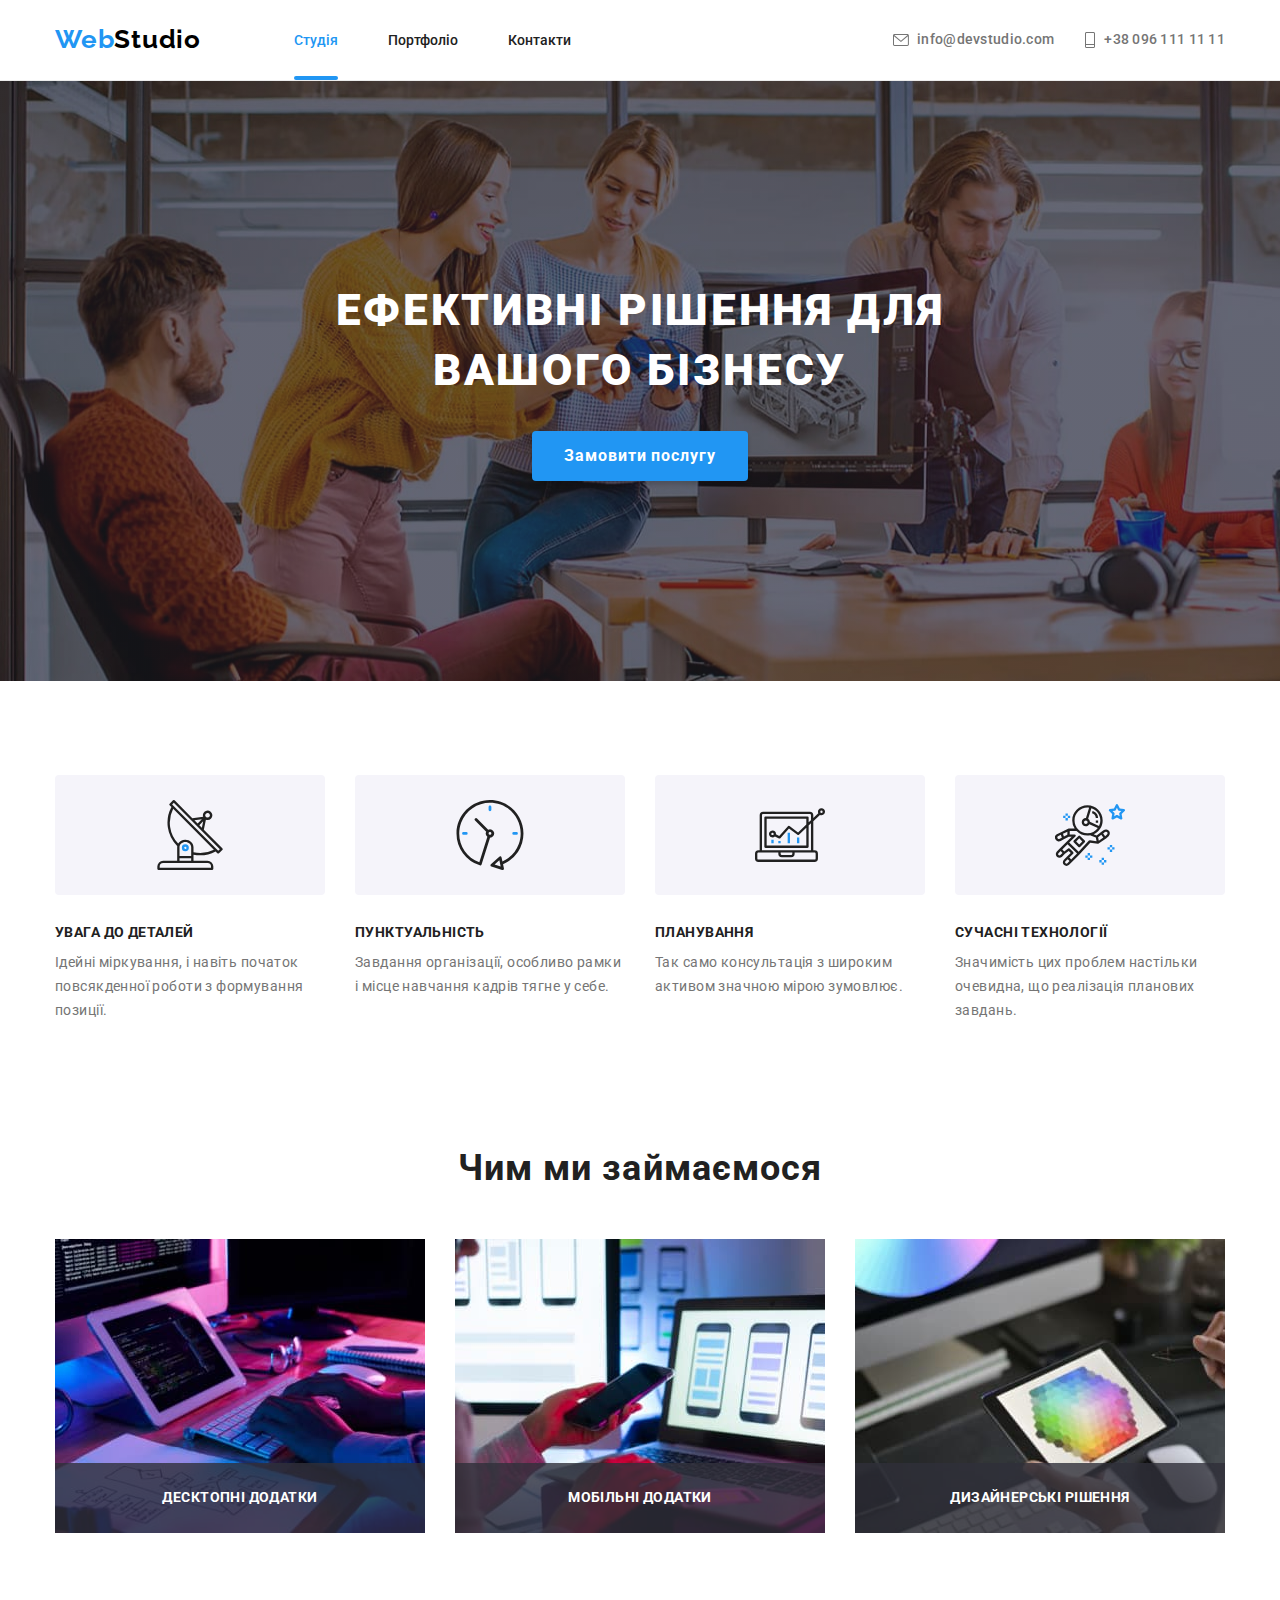
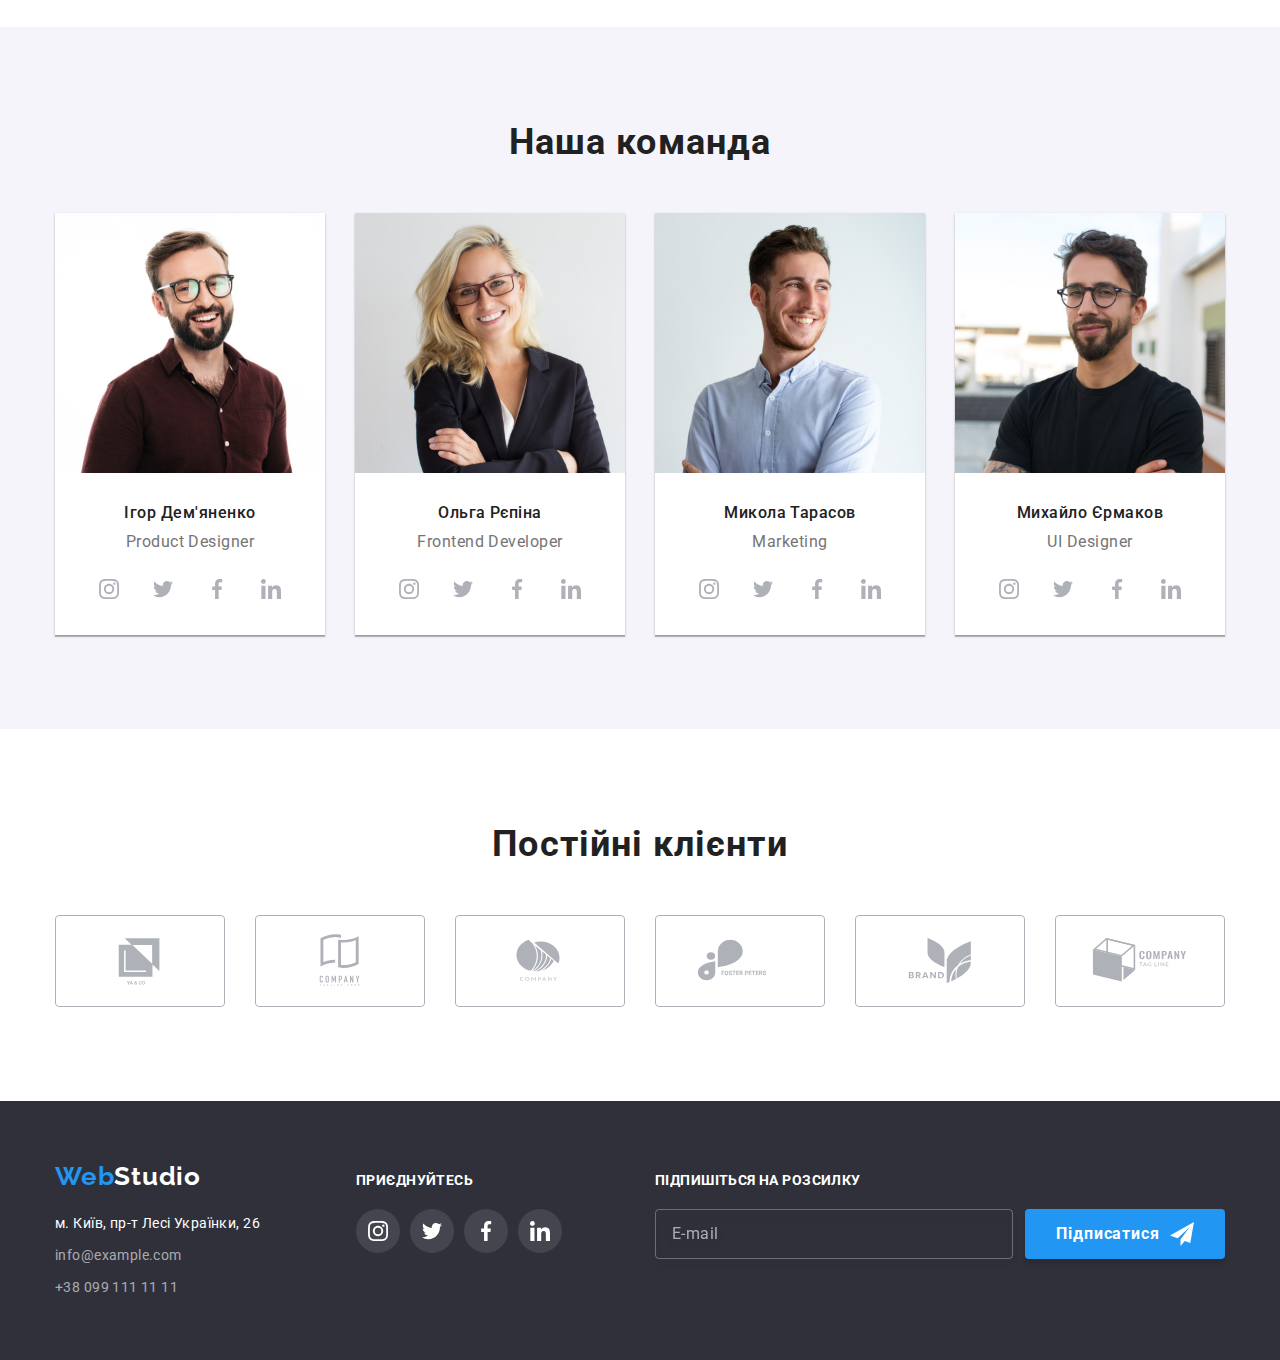
<file: index.html>
<!DOCTYPE html>
<html lang="uk">
  <head>
    <meta charset="UTF-8" />
    <meta http-equiv="X-UA-Compatible" content="IE=edge" />
    <meta name="viewport" content="width=device-width, initial-scale=1.0" />
    <link rel="preconnect" href="https://fonts.googleapis.com" />
    <link rel="preconnect" href="https://fonts.gstatic.com" crossorigin />
    <link
      href="https://fonts.googleapis.com/css2?family=Raleway:wght@700&family=Roboto:wght@400;500;700;900&display=swap"
      rel="stylesheet"
    />
    <title>Студія</title>
    <link rel="preconnect" href="https://fonts.googleapis.com" />
    <link rel="preconnect" href="https://fonts.gstatic.com" crossorigin />
    <link
      href="https://fonts.googleapis.com/css2?family=Raleway:wght@700&family=Roboto:wght@400;500;700;900&display=swap"
      rel="stylesheet"
    />
    <link
      rel="stylesheet"
      href="https://cdnjs.cloudflare.com/ajax/libs/modern-normalize/1.1.0/modern-normalize.min.css"
    />
    <link rel="stylesheet" href="./js/mobile-menu.js" />
    <link rel="stylesheet" href="./js/modal.js" />
    <link rel="stylesheet" href="./css/main.min.css" />
  </head>
  <body>
    <!--Header-->
    <header class="header">
      <div class="container">
        <nav class="header__nav">
          <a class="logo header__logo link" href="index.html"
            ><span class="logo__span logo__span--color-blue">Web</span>Studio</a
          >
          <ul class="navigation header__navigation list">
            <li class="navigation__item">
              <a class="navigation__link link" href="index.html">
                <span class="accent underline">Студія</span></a
              >
            </li>
            <li class="navigation__item">
              <a class="navigation__link link" href="portfolio.html"
                >Портфоліо</a
              >
            </li>
            <li class="navigation__item">
              <a class="navigation__link link" href="">Контакти</a>
            </li>
          </ul>
          <ul class="communication list">
            <li class="communication__item">
              <a class="communication__link link" href="">
                <svg
                  class="communication__icon communication__icon-mail"
                  width="16"
                  height="12"
                >
                  <use
                    class="header-icon"
                    href="./images/icons-sprite.svg#mail"
                  ></use></svg
                >info@devstudio.com</a
              >
            </li>
            <li class="communication__item">
              <a class="communication__link link" href="tel:">
                <svg
                  class="communication__icon communication__icon-tel"
                  width="10"
                  height="16"
                >
                  <use
                    class="header-icon"
                    href="./images/icons-sprite.svg#tell"
                  ></use></svg
                >+38 096 111 11 11</a
              >
            </li>
          </ul>
          <!-- Mob Menu -->
          <button type="button" class="menu-btn" data-menu-open>
            <svg class="menu-btn__icon" width="40" height="40">
              <use href="./images/icons-sprite.svg#menu-open"></use>
            </svg>
          </button>
          <div class="mob-menu is-hidden" data-menu>
            <div class="mob-container">
              <div class="mob-menu__top">
                <button
                  class="menu-btn menu-close-btn"
                  data-menu-close
                  type="button"
                >
                  <svg class="menu-btn__icon" width="40" height="40">
                    <use href="./images/icons-sprite.svg#menu-close"></use>
                  </svg>
                </button>
                <ul class="mob-menu-nav list">
                  <li class="mob-menu-nav__item">
                    <a class="mob-menu-nav__link link" href="index.html"
                      ><span class="mob-menu-nav__span mob-menu-nav__span--blue"
                        >Студія</span
                      >
                    </a>
                  </li>
                  <li class="mob-menu-nav__item">
                    <a class="mob-menu-nav__link link" href="portfolio.html"
                      >Портфоліо</a
                    >
                  </li>
                  <li class="mob-menu-nav__item">
                    <a class="mob-menu-nav__link link" href="">Контакти</a>
                  </li>
                </ul>
              </div>
              <ul class="mob-menu-com list">
                <li class="mob-menu-com__item">
                  <a
                    class="mob-menu-com__link mob-menu-com__link--tel link"
                    href="tel:"
                    >+38 096 111 11 11</a
                  >
                </li>
                <li class="mob-menu-com__item">
                  <a
                    class="mob-menu-com__link mob-menu-com__link--mail link"
                    href=""
                    >info@devstudio.com</a
                  >
                </li>
              </ul>
              <ul class="mob-menu-soc list">
                <li class="mob-menu-soc__item">
                  <a class="mob-menu-soc__link link" href=""
                    >Instagram
                    <span
                      class="mob-menu-soc__span mob-menu-soc__span--line"
                    ></span>
                  </a>
                </li>
                <li class="mob-menu-soc__item">
                  <a class="mob-menu-soc__link link" href=""
                    >Twitter
                    <span
                      class="mob-menu-soc__span mob-menu-soc__span--line"
                    ></span
                  ></a>
                </li>
                <li class="mob-menu-soc__item">
                  <a class="mob-menu-soc__link link" href=""
                    >Facebook
                    <span
                      class="mob-menu-soc__span mob-menu-soc__span--line"
                    ></span>
                  </a>
                </li>
                <li class="mob-menu-soc__item">
                  <a class="mob-menu-soc__link link" href="">LinkedIn</a>
                </li>
              </ul>
            </div>
          </div>
        </nav>
      </div>
    </header>
    <main>
      <!--Hero-->
      <section class="hero section">
        <div class="container">
          <h1 class="hero__title">Ефективні рішення для вашого бізнесу</h1>
          <button class="btn hero__btn" type="button" data-modal-open>
            Замовити послугу
          </button>
        </div>
      </section>
      <!--Soft Skills-->
      <section class="benefits section">
        <div class="container">
          <ul class="benefits__list list">
            <li class="benefits__item">
              <div class="benefits__box">
                <svg width="70" height="70">
                  <use href="./images/icons-sprite.svg#antenna"></use>
                </svg>
              </div>
              <h3 class="benefits__title">Увага до деталей</h3>
              <p class="benefits__text">
                Ідейні міркування, і навіть початок повсякденної роботи з
                формування позиції.
              </p>
            </li>
            <li class="benefits__item">
              <div class="benefits__box">
                <svg width="70" height="70">
                  <use href="./images/icons-sprite.svg#clock"></use>
                </svg>
              </div>
              <h3 class="benefits__title">Пунктуальність</h3>
              <p class="benefits__text">
                Завдання організації, особливо рамки і місце навчання кадрів
                тягне у себе.
              </p>
            </li>
            <li class="benefits__item">
              <div class="benefits__box">
                <svg width="70" height="70">
                  <use href="./images/icons-sprite.svg#diagram"></use>
                </svg>
              </div>
              <h3 class="benefits__title">Планування</h3>
              <p class="benefits__text">
                Так само консультація з широким активом значною мірою зумовлює.
              </p>
            </li>
            <li class="benefits__item">
              <div class="benefits__box">
                <svg width="70" height="70">
                  <use href="./images/icons-sprite.svg#astronaut"></use>
                </svg>
              </div>
              <h3 class="benefits__title">Сучасні технології</h3>
              <p class="benefits__text">
                Значимість цих проблем настільки очевидна, що реалізація
                планових завдань.
              </p>
            </li>
          </ul>
        </div>
      </section>
      <!--About-->
      <section class="about section">
        <div class="container">
          <h2 class="section-title">Чим ми займаємося</h2>
          <ul class="about__list list">
            <li class="about__item">
              <div class="about__thumb">
                <picture>
                  <source
                    srcset="
                      ./images/about-img-1.jpg    1x,
                      ./images/about-img-1-2x.jpg 2x
                    "
                    media="(min-width:1200px)"
                  />
                  <img
                    src="./images/about-img-1.jpg"
                    alt="Пише код"
                    width="370"
                  />
                </picture>
                <p class="about__text">Десктопні додатки</p>
              </div>
            </li>
            <li class="about__item">
              <div class="about__thumb">
                <picture>
                  <source
                    srcset="
                      ./images/about-img-2.jpg    1x,
                      ./images/about-img-2-2x.jpg 2x
                    "
                    media="(min-width:1200px)"
                  />
                  <img
                    src="./images/about-img-2.jpg"
                    alt="Пише код"
                    width="370"
                  />
                </picture>
                <p class="about__text">Мобільні додатки</p>
              </div>
            </li>
            <li class="about__item">
              <div class="about__thumb">
                <picture>
                  <source
                    srcset="
                      ./images/about-img-3.jpg    1x,
                      ./images/about-img-3-2x.jpg 2x
                    "
                    media="(min-width:1200px)"
                  />
                  <img
                    src="./images/about-img-3.jpg"
                    alt="Пише код"
                    width="370"
                  />
                </picture>
                <p class="about__text">Дизайнерські рішення</p>
              </div>
            </li>
          </ul>
        </div>
      </section>
      <!--Team-->
      <section class="team section">
        <div class="container">
          <h2 class="section-title">Наша команда</h2>
          <ul class="team__list list">
            <li class="team__item">
              <picture>
                <source
                  srcset="
                    ./images/team-img-1.jpg    1x,
                    ./images/team-img-1-2x.jpg 2x
                  "
                  media="(min-width:1200px)"
                />
                <source
                  srcset="
                    ./images/team-img-tab-1.jpg    1x,
                    ./images/team-img-tab-1-2x.jpg 2x
                  "
                  media="(min-width:768px)"
                />
                <source
                  srcset="
                    ./images/team-img-mob-1.jpg    1x,
                    ./images/team-img-mob-1-2x.jpg 2x
                  "
                  media="(max-width:767px)"
                />
                <img
                  src="./images/team-img-mob-1.jpg"
                  alt="Ігор"
                  width="450"
                  height="460"
                />
              </picture>
              <div class="team__box">
                <h3 class="team__name">Ігор Дем'яненко</h3>
                <p class="team__text">Product Designer</p>
                <ul class="team-soc list">
                  <li class="team-soc__item">
                    <a class="soc soc--color-gray" href="">
                      <svg width="20" height="20">
                        <use href="./images/icons-sprite.svg#instagram"></use>
                      </svg>
                    </a>
                  </li>
                  <li class="team-soc__item">
                    <a class="soc soc--color-gray" href="">
                      <svg width="20" height="20">
                        <use href="./images/icons-sprite.svg#twitter"></use>
                      </svg>
                    </a>
                  </li>
                  <li class="team-soc__item">
                    <a class="soc soc--color-gray" href="">
                      <svg width="20" height="20">
                        <use href="./images/icons-sprite.svg#facebook"></use>
                      </svg>
                    </a>
                  </li>
                  <li class="team-soc__item">
                    <a class="soc soc--color-gray" href="">
                      <svg width="20" height="20">
                        <use href="./images/icons-sprite.svg#linkedin"></use>
                      </svg>
                    </a>
                  </li>
                </ul>
              </div>
            </li>
            <li class="team__item">
              <picture>
                <source
                  srcset="
                    ./images/team-img-2.jpg    1x,
                    ./images/team-img-2-2x.jpg 2x
                  "
                  media="(min-width:1200px)"
                />
                <source
                  srcset="
                    ./images/team-img-tab-2.jpg    1x,
                    ./images/team-img-tab-2-2x.jpg 2x
                  "
                  media="(min-width:768px)"
                />
                <source
                  srcset="
                    ./images/team-img-mob-2.jpg    1x,
                    ./images/team-img-mob-2-2x.jpg 2x
                  "
                  media="(max-width:767px)"
                />
                <img
                  src="./images/team-img-mob-2.jpg"
                  alt="Ігор"
                  width="450"
                  height="460"
                />
              </picture>
              <div class="team__box">
                <h3 class="team__name">Ольга Рєпіна</h3>
                <p class="team__text">Frontend Developer</p>
                <ul class="team-soc list">
                  <li class="team-soc__item">
                    <a class="soc soc--color-gray" href="">
                      <svg width="20" height="20">
                        <use href="./images/icons-sprite.svg#instagram"></use>
                      </svg>
                    </a>
                  </li>
                  <li class="team-soc__item">
                    <a class="soc soc--color-gray" href="">
                      <svg width="20" height="20">
                        <use href="./images/icons-sprite.svg#twitter"></use>
                      </svg>
                    </a>
                  </li>
                  <li class="team-soc__item">
                    <a class="soc soc--color-gray" href="">
                      <svg width="20" height="20">
                        <use href="./images/icons-sprite.svg#facebook"></use>
                      </svg>
                    </a>
                  </li>
                  <li class="team-soc__item">
                    <a class="soc soc--color-gray" href="">
                      <svg width="20" height="20">
                        <use href="./images/icons-sprite.svg#linkedin"></use>
                      </svg>
                    </a>
                  </li>
                </ul>
              </div>
            </li>
            <li class="team__item">
              <picture>
                <source
                  srcset="
                    ./images/team-img-3.jpg    1x,
                    ./images/team-img-3-2x.jpg 2x
                  "
                  media="(min-width:1200px)"
                />
                <source
                  srcset="
                    ./images/team-img-tab-3.jpg    1x,
                    ./images/team-img-tab-3-2x.jpg 2x
                  "
                  media="(min-width:768px)"
                />
                <source
                  srcset="
                    ./images/team-img-mob-3.jpg    1x,
                    ./images/team-img-mob-3-2x.jpg 2x
                  "
                  media="(max-width:767px)"
                />
                <img
                  src="./images/team-img-mob-3.jpg"
                  alt="Ігор"
                  width="450"
                  height="460"
                />
              </picture>
              <div class="team__box">
                <h3 class="team__name">Микола Тарасов</h3>
                <p class="team__text">Marketing</p>
                <ul class="team-soc list">
                  <li class="team-soc__item">
                    <a class="soc soc--color-gray" href="">
                      <svg width="20" height="20">
                        <use href="./images/icons-sprite.svg#instagram"></use>
                      </svg>
                    </a>
                  </li>
                  <li class="team-soc__item">
                    <a class="soc soc--color-gray" href="">
                      <svg width="20" height="20">
                        <use href="./images/icons-sprite.svg#twitter"></use>
                      </svg>
                    </a>
                  </li>
                  <li class="team-soc__item">
                    <a class="soc soc--color-gray" href="">
                      <svg width="20" height="20">
                        <use href="./images/icons-sprite.svg#facebook"></use>
                      </svg>
                    </a>
                  </li>
                  <li class="team-soc__item">
                    <a class="soc soc--color-gray" href="">
                      <svg width="20" height="20">
                        <use href="./images/icons-sprite.svg#linkedin"></use>
                      </svg>
                    </a>
                  </li>
                </ul>
              </div>
            </li>
            <li class="team__item">
              <picture>
                <source
                  srcset="
                    ./images/team-img-4.jpg    1x,
                    ./images/team-img-4-2x.jpg 2x
                  "
                  media="(min-width:1200px)"
                />
                <source
                  srcset="
                    ./images/team-img-tab-4.jpg    1x,
                    ./images/team-img-tab-4-2x.jpg 2x
                  "
                  media="(min-width:768px)"
                />
                <source
                  srcset="
                    ./images/team-img-mob-4.jpg    1x,
                    ./images/team-img-mob-4-2x.jpg 2x
                  "
                  media="(max-width:767px)"
                />
                <img
                  src="./images/team-img-mob-4.jpg"
                  alt="Ігор"
                  width="450"
                  height="460"
                />
              </picture>
              <div class="team__box">
                <h3 class="team__name">Михайло Єрмаков</h3>
                <p class="team__text">UI Designer</p>
                <ul class="team-soc list">
                  <li class="team-soc__item">
                    <a class="soc soc--color-gray" href="">
                      <svg width="20" height="20">
                        <use href="./images/icons-sprite.svg#instagram"></use>
                      </svg>
                    </a>
                  </li>
                  <li class="team-soc__item">
                    <a class="soc soc--color-gray" href="">
                      <svg width="20" height="20">
                        <use href="./images/icons-sprite.svg#twitter"></use>
                      </svg>
                    </a>
                  </li>
                  <li class="team-soc__item">
                    <a class="soc soc--color-gray" href="">
                      <svg width="20" height="20">
                        <use href="./images/icons-sprite.svg#facebook"></use>
                      </svg>
                    </a>
                  </li>
                  <li class="team-soc__item">
                    <a class="soc soc--color-gray" href="">
                      <svg width="20" height="20">
                        <use href="./images/icons-sprite.svg#linkedin"></use>
                      </svg>
                    </a>
                  </li>
                </ul>
              </div>
            </li>
          </ul>
        </div>
      </section>
      <!-- Clients -->
      <section class="clients section">
        <div class="container">
          <h2 class="section-title">Постійні клієнти</h2>
          <ul class="clients__list list">
            <li class="clients__item">
              <a class="clients__link" href="">
                <svg width="106" height="60">
                  <use href="./images/icons-sprite.svg#company-1"></use>
                </svg>
              </a>
            </li>
            <li class="clients__item">
              <a class="clients__link" href="">
                <svg width="106" height="60">
                  <use href="./images/icons-sprite.svg#company-2"></use>
                </svg>
              </a>
            </li>
            <li class="clients__item">
              <a class="clients__link" href="">
                <svg width="106" height="60">
                  <use href="./images/icons-sprite.svg#company-3"></use>
                </svg>
              </a>
            </li>
            <li class="clients__item">
              <a class="clients__link" href="">
                <svg width="106" height="60">
                  <use href="./images/icons-sprite.svg#company-4"></use>
                </svg>
              </a>
            </li>
            <li class="clients__item">
              <a class="clients__link" href="">
                <svg width="106" height="60">
                  <use href="./images/icons-sprite.svg#company-5"></use>
                </svg>
              </a>
            </li>
            <li class="clients__item">
              <a class="clients__link" href="">
                <svg width="106" height="60">
                  <use href="./images/icons-sprite.svg#company-6"></use>
                </svg>
              </a>
            </li>
          </ul>
        </div>
      </section>
    </main>
    <!--Footer-->
    <footer class="footer section">
      <div class="container footer__flex">
        <div class="footer__address">
          <a class="logo link" href="index.html"
            ><span class="logo__span logo__span--color-blue">Web</span
            ><span class="logo__text logo__text--color-white">Studio</span></a
          >
          <address class="address">
            <p class="address__text">м. Київ, пр-т Лесі Українки, 26</p>
            <ul class="footer-comm list">
              <li class="footer-comm__item">
                <a class="footer-comm__link link" href="">info@example.com</a>
              </li>
              <li class="footer-comm__item">
                <a class="footer-comm__link link" href="tel:"
                  >+38 099 111 11 11</a
                >
              </li>
            </ul>
          </address>
        </div>
        <div class="join footer__join">
          <h2 class="footer-title title">Приєднуйтесь</h2>
          <ul class="join__list list">
            <li class="join__item">
              <a class="soc soc--color-white soc--border" href="">
                <svg width="20" height="20">
                  <use href="./images/icons-sprite.svg#instagram"></use>
                </svg>
              </a>
            </li>
            <li class="join__item">
              <a class="soc soc--color-white soc--border" href="">
                <svg width="20" height="20">
                  <use href="./images/icons-sprite.svg#twitter"></use>
                </svg>
              </a>
            </li>
            <li class="join__item">
              <a class="soc soc--color-white soc--border" href="">
                <svg width="20" height="20">
                  <use href="./images/icons-sprite.svg#facebook"></use>
                </svg>
              </a>
            </li>
            <li class="join__item">
              <a class="soc soc--color-white soc--border" href="">
                <svg width="20" height="20">
                  <use href="./images/icons-sprite.svg#linkedin"></use>
                </svg>
              </a>
            </li>
          </ul>
        </div>
        <form class="sub footer__sub">
          <h2 class="footer-title title">Підпишіться на розсилку</h2>
          <div class="sub__flex">
            <input
              type="text"
              class="sub__input"
              name="footer-sub"
              placeholder="E-mail"
            />
            <button type="submit" class="btn sub__btn">
              Підписатися
              <svg class="sub__icon" width="24" height="24">
                <use href="./images/icons-sprite.svg#icon-telegram"></use>
              </svg>
            </button>
          </div>
        </form>
      </div>
    </footer>
    <!-- Modal -->
    <div class="backdrop is-hidden" data-modal>
      <div class="modal">
        <p class="modal__title">Залиште свої дані, ми вам передзвонимо</p>
        <form class="registration">
          <div class="registration__box">
            <label for="user-name" class="registration__label">Ім'я</label>
            <div class="registration__wrap">
              <input
                type="text"
                id="user-name"
                class="registration__input"
                name="user-name"
                required
              />
              <svg class="registration__icon" width="18" height="18">
                <use href="./images/icons-sprite.svg#modal-name"></use>
              </svg>
            </div>
          </div>
          <div class="registration__box">
            <label for="user-tel" class="registration__label">Телефон</label>
            <div class="registration__wrap">
              <input
                type="tel"
                id="user-tel"
                class="registration__input"
                name="user-tel"
                required
              />
              <svg class="registration__icon" width="18" height="18">
                <use href="./images/icons-sprite.svg#modal-tel"></use>
              </svg>
            </div>
          </div>
          <div class="registration__box">
            <label for="user-mail" class="registration__label">Пошта</label>
            <div class="registration__wrap">
              <input
                type="email"
                id="user-mail"
                class="registration__input"
                name="user-mail"
                required
              />
              <svg class="registration__icon" width="18" height="18">
                <use href="./images/icons-sprite.svg#modal-mail"></use>
              </svg>
            </div>
          </div>
          <label for="user-comment" class="registration__label">Коментар</label>
          <textarea
            name="user-comment"
            id="user-comment"
            cols="30"
            rows="10"
            class="registration__comment"
            placeholder="Введіть текст"
          ></textarea>
          <div class="user-policy">
            <input
              type="checkbox"
              class="user-policy__input visually-hidden"
              id="user-policy"
              name="user-policy"
              value="true"
            />
            <label for="user-policy" class="user-policy__text"
              ><span class="user-policy__check">
                <svg width="14" height="13">
                  <use href="./images/icons-sprite.svg#modal-check"></use>
                </svg>
              </span>
              Погоджуюся з розсилкою та приймаю
              <a class="user-policy__link" href="">
                <span class="user-policy__underline">Умови договору</span></a
              >
            </label>
          </div>
          <button type="submit" class="btn user-policy__btn">Відправити</button>
        </form>
        <button type="button" class="modal__close-btn" data-modal-close>
          <svg class="modal__close-icon" width="18" height="18">
            <use href="./images/icons-sprite.svg#close"></use>
          </svg>
        </button>
      </div>
    </div>
    <script src="./js/modal.js"></script>
    <script src="./js/mobile-menu.js"></script>
  </body>
</html>
</file>
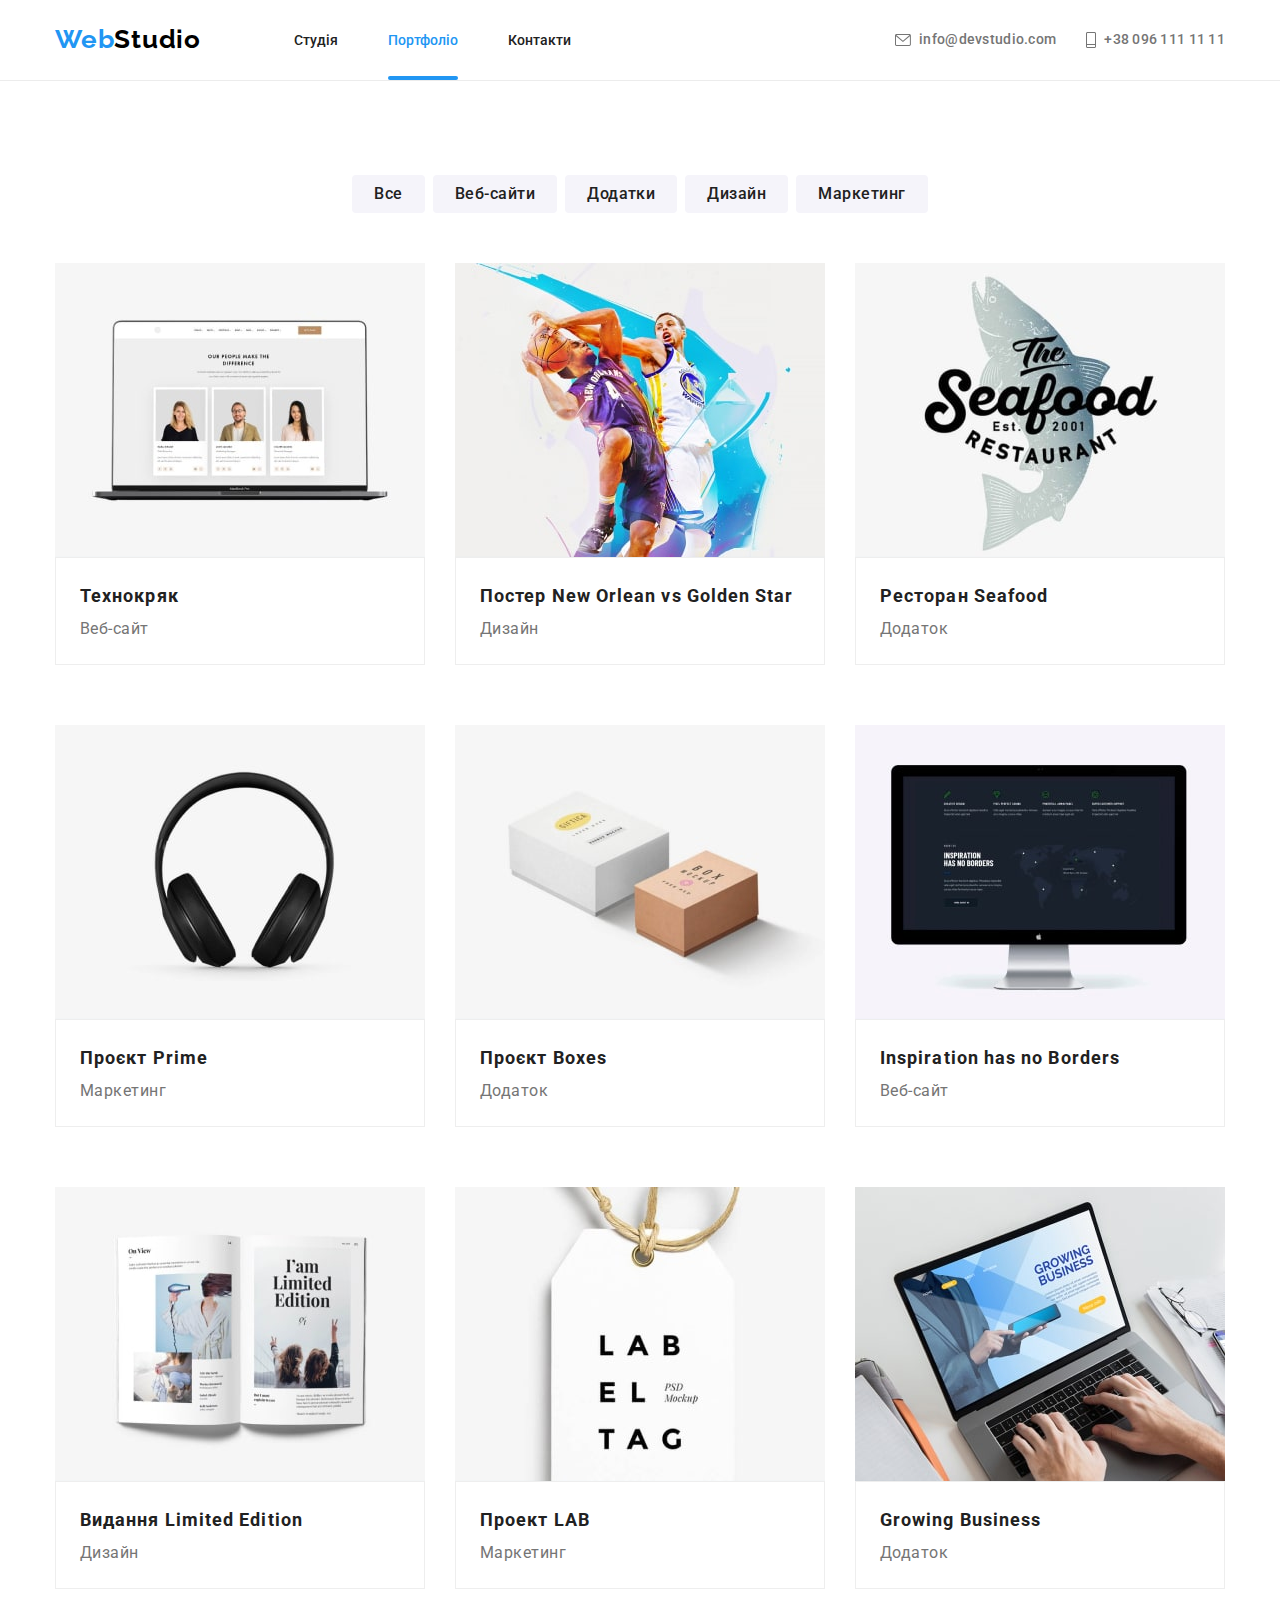
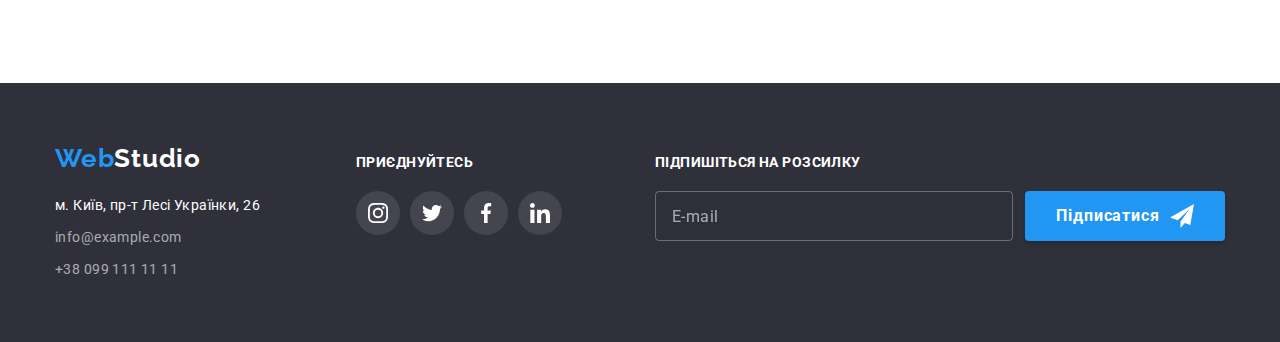
<file: portfolio.html>
<!DOCTYPE html>
<html lang="uk">
  <head>
    <meta charset="UTF-8" />
    <meta http-equiv="X-UA-Compatible" content="IE=edge" />
    <meta name="viewport" content="width=device-width, initial-scale=1.0" />
    <link rel="preconnect" href="https://fonts.googleapis.com" />
    <link rel="preconnect" href="https://fonts.gstatic.com" crossorigin />
    <link
      href="https://fonts.googleapis.com/css2?family=Raleway:wght@700&family=Roboto:wght@400;500;700;900&display=swap"
      rel="stylesheet"
    />
    <title>Портфоліо</title>
    <link
      rel="stylesheet"
      href="https://cdnjs.cloudflare.com/ajax/libs/modern-normalize/1.1.0/modern-normalize.min.css"
    />
    <link rel="stylesheet" href="./js/mobile-menu.js" />
    <link rel="stylesheet" href="./js/modal.js" />
    <link rel="stylesheet" href="./css/main.min.css" />
  </head>
  <body>
    <!--Header-->
    <header class="header">
      <div class="container">
        <nav class="header__nav">
          <a class="logo header__logo link" href="index.html"
            ><span class="logo__span logo__span--color-blue">Web</span>Studio</a
          >
          <ul class="navigation header__navigation list">
            <li class="navigation__item">
              <a class="navigation__link link" href="index.html">Студія</a>
            </li>
            <li class="navigation__item">
              <a class="navigation__link link" href="portfolio.html"
                ><span class="accent underline">Портфоліо</span></a
              >
            </li>
            <li class="navigation__item">
              <a class="navigation__link link" href="">Контакти</a>
            </li>
          </ul>
          <ul class="communication list">
            <li class="communication__item">
              <a class="communication__link link" href="">
                <svg class="communication__icon" width="16" height="12">
                  <use
                    class="header-icon"
                    href="./images/icons-sprite.svg#mail"
                  ></use></svg
                >info@devstudio.com</a
              >
            </li>
            <li class="communication__item">
              <a class="communication__link link" href="tel:">
                <svg class="communication__icon" width="10" height="16">
                  <use
                    class="header-icon"
                    href="./images/icons-sprite.svg#tell"
                  ></use></svg
                >+38 096 111 11 11</a
              >
            </li>
          </ul>
          <button class="menu-btn menu-open-btn" data-menu-open type="button">
            <svg class="menu-btn__icon" width="40" height="40">
              <use href="./images/icons-sprite.svg#menu-open"></use>
            </svg>
          </button>
          <div class="mob-menu is-hidden" data-menu>
            <div class="mob-container">
              <div class="mob-menu__top">
                <button
                  class="menu-btn menu-close-btn"
                  data-menu-close
                  type="button"
                >
                  <svg class="menu-btn__icon" width="40" height="40">
                    <use href="./images/icons-sprite.svg#menu-close"></use>
                  </svg>
                </button>
                <ul class="mob-menu-nav list">
                  <li class="mob-menu-nav__item">
                    <a class="mob-menu-nav__link link" href="index.html"
                      >Студія
                    </a>
                  </li>
                  <li class="mob-menu-nav__item">
                    <a class="mob-menu-nav__link link" href="portfolio.html"
                      ><span class="mob-menu-nav__span mob-menu-nav__span--blue"
                        >Портфоліо</span
                      ></a
                    >
                  </li>
                  <li class="mob-menu-nav__item">
                    <a class="mob-menu-nav__link link" href="">Контакти</a>
                  </li>
                </ul>
              </div>
              <ul class="mob-menu-com list">
                <li class="mob-menu-com__item">
                  <a class="mob-menu-com__link mob-menu-com__link--tel link" href="tel:">+38 096 111 11 11</a>
                </li>
                <li class="mob-menu-com__item">
                  <a class="mob-menu-com__link mob-menu-com__link--mail link" href="">info@devstudio.com</a>
                </li>
              </ul>
              <ul class="mob-menu-soc list">
                <li class="mob-menu-soc__item">
                  <a class="mob-menu-soc__link link" href=""
                    >Instagram
                    <span
                      class="mob-menu-soc__span mob-menu-soc__span--line"
                    ></span>
                  </a>
                </li>
                <li class="mob-menu-soc__item">
                  <a class="mob-menu-soc__link link" href=""
                    >Twitter
                    <span
                      class="mob-menu-soc__span mob-menu-soc__span--line"
                    ></span
                  ></a>
                </li>
                <li class="mob-menu-soc__item">
                  <a class="mob-menu-soc__link link" href=""
                    >Facebook
                    <span
                      class="mob-menu-soc__span mob-menu-soc__span--line"
                    ></span>
                  </a>
                </li>
                <li class="mob-menu-soc__item">
                  <a class="mob-menu-soc__link link" href="">LinkedIn</a>
                </li>
              </ul>
            </div>
          </div>
        </nav>
      </div>
    </header>
    <!-- Gallery -->
    <main>
      <section class="gallery section">
        <div class="container">
          <h1 class="visually-hidden">Наші роботи</h1>
          <ul class="gallery-list list">
            <li class="gallery-list__item">
              <button class="gallery-list__btn" type="button">Все</button>
            </li>
            <li class="gallery-list__item">
              <button class="gallery-list__btn" type="button">Веб-сайти</button>
            </li>
            <li class="gallery-list__item">
              <button class="gallery-list__btn" type="button">Додатки</button>
            </li>
            <li class="gallery-list__item">
              <button class="gallery-list__btn" type="button">Дизайн</button>
            </li>
            <li class="gallery-list__item">
              <button class="gallery-list__btn" type="button">Маркетинг</button>
            </li>
          </ul>
          <ul class="card-set gallery__card-set list">
            <li class="card-set__item">
              <a class="link" href=""
                ><div class="project">
                  <picture>
                    <source
                      srcset="
                        ./images/portfolio-img-1.jpg    1x,
                        ./images/portfolio-img-1-2x.jpg 2x
                      "
                      media="(min-width:1200px)"
                    />
                    <source
                      srcset="
                        ./images/portfolio-img-tab-1.jpg    1x,
                        ./images/portfolio-img-tab-1-2x.jpg 2x
                      "
                      media="(min-width:768px)"
                    />
                    <source
                      srcset="
                        ./images/portfolio-img-mob-1.jpg    1x,
                        ./images/portfolio-img-mob-1-2x.jpg 2x
                      "
                      media="(max-width:767px)"
                    />
                    <img
                      src="./images/portfolio-img-mob-1.jpg"
                      width="450"
                      height="294"
                      alt="Технокряк"
                    />
                  </picture>
                  <p class="project__text">
                    Ресурс пропонує комплексні пропозиції з різним рівнем
                    функціоналу та сервісів. Все це дозволить відвідувачу
                    отримати вичерпні відомості про компанію чи приватну особу.
                  </p>
                </div>
                <div class="card-set__box">
                  <h2 class="card-set__title">Технокряк</h2>
                  <p class="card-set__text">Веб-сайт</p>
                </div></a
              >
            </li>
            <li class="card-set__item">
              <a class="link" href=""
                ><div class="project">
                  <picture>
                    <source
                      srcset="
                        ./images/portfolio-img-2.jpg    1x,
                        ./images/portfolio-img-2-2x.jpg 2x
                      "
                      media="(min-width:1200px)"
                    />
                    <source
                      srcset="
                        ./images/portfolio-img-tab-2.jpg    1x,
                        ./images/portfolio-img-tab-2-2x.jpg 2x
                      "
                      media="(min-width:768px)"
                    />
                    <source
                      srcset="
                        ./images/portfolio-img-mob-2.jpg    1x,
                        ./images/portfolio-img-mob-2-2x.jpg 2x
                      "
                      media="(max-width:767px)"
                    />
                    <img
                      src="./images/portfolio-img-mob-2.jpg"
                      width="450"
                      height="294"
                      alt="Технокряк"
                    />
                  <p class="project__text">
                    Ресурс пропонує комплексні пропозиції з різним рівнем
                    функціоналу та сервісів. Все це дозволить відвідувачу
                    отримати вичерпні відомості про компанію чи приватну особу.
                  </p>
                </div>
                <div class="card-set__box">
                  <h2 class="card-set__title">
                    Постер New Orlean vs Golden Star
                  </h2>
                  <p class="card-set__text">Дизайн</p>
                </div></a
              >
            </li>
            <li class="card-set__item">
              <a class="link" href=""
                ><div class="project">
                  <picture>
                    <source
                      srcset="
                        ./images/portfolio-img-3.jpg    1x,
                        ./images/portfolio-img-3-2x.jpg 2x
                      "
                      media="(min-width:1200px)"
                    />
                    <source
                      srcset="
                        ./images/portfolio-img-tab-3.jpg    1x,
                        ./images/portfolio-img-tab-3-2x.jpg 2x
                      "
                      media="(min-width:768px)"
                    />
                    <source
                      srcset="
                        ./images/portfolio-img-mob-3.jpg    1x,
                        ./images/portfolio-img-mob-3-2x.jpg 2x
                      "
                      media="(max-width:767px)"
                    />
                    <img
                      src="./images/portfolio-img-mob-3.jpg"
                      width="450"
                      height="294"
                      alt="Технокряк"
                    />
                  <p class="project__text">
                    Ресурс пропонує комплексні пропозиції з різним рівнем
                    функціоналу та сервісів. Все це дозволить відвідувачу
                    отримати вичерпні відомості про компанію чи приватну особу.
                  </p>
                </div>
                <div class="card-set__box">
                  <h2 class="card-set__title">Ресторан Seafood</h2>
                  <p class="card-set__text">Додаток</p>
                </div></a
              >
            </li>
            <li class="card-set__item">
              <a class="link" href=""
                ><div class="project">
                  <picture>
                    <source
                      srcset="
                        ./images/portfolio-img-4.jpg    1x,
                        ./images/portfolio-img-4-2x.jpg 2x
                      "
                      media="(min-width:1200px)"
                    />
                    <source
                      srcset="
                        ./images/portfolio-img-tab-4.jpg    1x,
                        ./images/portfolio-img-tab-4-2x.jpg 2x
                      "
                      media="(min-width:768px)"
                    />
                    <source
                      srcset="
                        ./images/portfolio-img-mob-4.jpg    1x,
                        ./images/portfolio-img-mob-4-2x.jpg 2x
                      "
                      media="(max-width:767px)"
                    />
                    <img
                      src="./images/portfolio-img-mob-4.jpg"
                      width="450"
                      height="294"
                      alt="Технокряк"
                    />
                  <p class="project__text">
                    Ресурс пропонує комплексні пропозиції з різним рівнем
                    функціоналу та сервісів. Все це дозволить відвідувачу
                    отримати вичерпні відомості про компанію чи приватну особу.
                  </p>
                </div>
                <div class="card-set__box">
                  <h2 class="card-set__title">Проєкт Prime</h2>
                  <p class="card-set__text">Маркетинг</p>
                </div></a
              >
            </li>
            <li class="card-set__item">
              <a class="link" href="">
                <div class="project">
                  <picture>
                    <source
                      srcset="
                        ./images/portfolio-img-5.jpg    1x,
                        ./images/portfolio-img-5-2x.jpg 2x
                      "
                      media="(min-width:1200px)"
                    />
                    <source
                      srcset="
                        ./images/portfolio-img-tab-5.jpg    1x,
                        ./images/portfolio-img-tab-5-2x.jpg 2x
                      "
                      media="(min-width:768px)"
                    />
                    <source
                      srcset="
                        ./images/portfolio-img-mob-5.jpg    1x,
                        ./images/portfolio-img-mob-5-2x.jpg 2x
                      "
                      media="(max-width:767px)"
                    />
                    <img
                      src="./images/portfolio-img-mob-5.jpg"
                      width="450"
                      height="294"
                      alt="Технокряк"
                    />
                  <p class="project__text">
                    Ресурс пропонує комплексні пропозиції з різним рівнем
                    функціоналу та сервісів. Все це дозволить відвідувачу
                    отримати вичерпні відомості про компанію чи приватну особу.
                  </p>
                </div>
                <div class="card-set__box">
                  <h2 class="card-set__title">Проєкт Boxes</h2>
                  <p class="card-set__text">Додаток</p>
                </div></a
              >
            </li>
            <li class="card-set__item">
              <a class="link" href=""
                ><div class="project">
                  <picture>
                    <source
                      srcset="
                        ./images/portfolio-img-6.jpg    1x,
                        ./images/portfolio-img-6-2x.jpg 2x
                      "
                      media="(min-width:1200px)"
                    />
                    <source
                      srcset="
                        ./images/portfolio-img-tab-6.jpg    1x,
                        ./images/portfolio-img-tab-6-2x.jpg 2x
                      "
                      media="(min-width:768px)"
                    />
                    <source
                      srcset="
                        ./images/portfolio-img-mob-6.jpg    1x,
                        ./images/portfolio-img-mob-6-2x.jpg 2x
                      "
                      media="(max-width:767px)"
                    />
                    <img
                      src="./images/portfolio-img-mob-6.jpg"
                      width="450"
                      height="294"
                      alt="Технокряк"
                    />
                  <p class="project__text">
                    Ресурс пропонує комплексні пропозиції з різним рівнем
                    функціоналу та сервісів. Все це дозволить відвідувачу
                    отримати вичерпні відомості про компанію чи приватну особу.
                  </p>
                </div>
                <div class="card-set__box">
                  <h2 class="card-set__title">Inspiration has no Borders</h2>
                  <p class="card-set__text">Веб-сайт</p>
                </div></a
              >
            </li>
            <li class="card-set__item">
              <a class="link" href=""
                ><div class="project">
                  <picture>
                    <source
                      srcset="
                        ./images/portfolio-img-7.jpg    1x,
                        ./images/portfolio-img-7-2x.jpg 2x
                      "
                      media="(min-width:1200px)"
                    />
                    <source
                      srcset="
                        ./images/portfolio-img-tab-7.jpg    1x,
                        ./images/portfolio-img-tab-7-2x.jpg 2x
                      "
                      media="(min-width:768px)"
                    />
                    <source
                      srcset="
                        ./images/portfolio-img-mob-7.jpg    1x,
                        ./images/portfolio-img-mob-7-2x.jpg 2x
                      "
                      media="(max-width:767px)"
                    />
                    <img
                      src="./images/portfolio-img-mob-7.jpg"
                      width="450"
                      height="294"
                      alt="Технокряк"
                    />
                  <p class="project__text">
                    Ресурс пропонує комплексні пропозиції з різним рівнем
                    функціоналу та сервісів. Все це дозволить відвідувачу
                    отримати вичерпні відомості про компанію чи приватну особу.
                  </p>
                </div>
                <div class="card-set__box">
                  <h2 class="card-set__title">Видання Limited Edition</h2>
                  <p class="card-set__text">Дизайн</p>
                </div></a
              >
            </li>
            <li class="card-set__item">
              <a class="link" href=""
                ><div class="project">
                  <picture>
                    <source
                      srcset="
                        ./images/portfolio-img-8.jpg    1x,
                        ./images/portfolio-img-8-2x.jpg 2x
                      "
                      media="(min-width:1200px)"
                    />
                    <source
                      srcset="
                        ./images/portfolio-img-tab-8.jpg    1x,
                        ./images/portfolio-img-tab-8-2x.jpg 2x
                      "
                      media="(min-width:768px)"
                    />
                    <source
                      srcset="
                        ./images/portfolio-img-mob-8.jpg    1x,
                        ./images/portfolio-img-mob-8-2x.jpg 2x
                      "
                      media="(max-width:767px)"
                    />
                    <img
                      src="./images/portfolio-img-mob-8.jpg"
                      width="450"
                      height="294"
                      alt="Технокряк"
                    />
                  <p class="project__text">
                    Ресурс пропонує комплексні пропозиції з різним рівнем
                    функціоналу та сервісів. Все це дозволить відвідувачу
                    отримати вичерпні відомості про компанію чи приватну особу.
                  </p>
                </div>
                <div class="card-set__box">
                  <h2 class="card-set__title">Проект LAB</h2>
                  <p class="card-set__text">Маркетинг</p>
                </div></a
              >
            </li>
            <li class="card-set__item">
              <a class="link" href=""
                ><div class="project">
                  <picture>
                    <source
                      srcset="
                        ./images/portfolio-img-9.jpg    1x,
                        ./images/portfolio-img-9-2x.jpg 2x
                      "
                      media="(min-width:1200px)"
                    />
                    <source
                      srcset="
                        ./images/portfolio-img-tab-9.jpg    1x,
                        ./images/portfolio-img-tab-9-2x.jpg 2x
                      "
                      media="(min-width:768px)"
                    />
                    <source
                      srcset="
                        ./images/portfolio-img-mob-9.jpg    1x,
                        ./images/portfolio-img-mob-9-2x.jpg 2x
                      "
                      media="(max-width:767px)"
                    />
                    <img
                      src="./images/portfolio-img-mob-9.jpg"
                      width="450"
                      height="294"
                      alt="Технокряк"
                    />
                  <p class="project__text">
                    Ресурс пропонує комплексні пропозиції з різним рівнем
                    функціоналу та сервісів. Все це дозволить відвідувачу
                    отримати вичерпні відомості про компанію чи приватну особу.
                  </p>
                </div>
                <div class="card-set__box">
                  <h2 class="card-set__title">Growing Business</h2>
                  <p class="card-set__text">Додаток</p>
                </div></a
              >
            </li>
          </ul>
        </div>
      </section>
    </main>
    <!--Footer-->
    <footer class="footer section">
      <div class="container footer__flex">
        <div class="footer__address">
          <a class="logo link" href="index.html"
            ><span class="logo__span logo__span--color-blue">Web</span
            ><span class="logo__text logo__text--color-white">Studio</span></a
          >
          <address class="address">
            <p class="address__text">м. Київ, пр-т Лесі Українки, 26</p>
            <ul class="footer-comm list">
              <li class="footer-comm__item">
                <a class="footer-comm__link link" href="">info@example.com</a>
              </li>
              <li class="footer-comm__item">
                <a class="footer-comm__link link" href="tel:"
                  >+38 099 111 11 11</a
                >
              </li>
            </ul>
          </address>
        </div>
        <div class="join footer__join">
          <h2 class="footer-title title">Приєднуйтесь</h2>
          <ul class="join__list list">
            <li class="join__item">
              <a class="soc soc--color-white soc--border" href="">
                <svg width="20" height="20">
                  <use href="./images/icons-sprite.svg#instagram"></use>
                </svg>
              </a>
            </li>
            <li class="join__item">
              <a class="soc soc--color-white soc--border" href="">
                <svg width="20" height="20">
                  <use href="./images/icons-sprite.svg#twitter"></use>
                </svg>
              </a>
            </li>
            <li class="join__item">
              <a class="soc soc--color-white soc--border" href="">
                <svg width="20" height="20">
                  <use href="./images/icons-sprite.svg#facebook"></use>
                </svg>
              </a>
            </li>
            <li class="join__item">
              <a class="soc soc--color-white soc--border" href="">
                <svg width="20" height="20">
                  <use href="./images/icons-sprite.svg#linkedin"></use>
                </svg>
              </a>
            </li>
          </ul>
        </div>
        <form class="sub footer__sub">
          <h2 class="footer-title title">Підпишіться на розсилку</h2>
          <div class="sub__flex">
            <input
              type="text"
              class="sub__input"
              name="footer-sub"
              placeholder="E-mail"
            />
            <button type="submit" class="btn sub__btn">
              Підписатися
              <svg class="sub__icon" width="24" height="24">
                <use href="./images/icons-sprite.svg#icon-telegram"></use>
              </svg>
            </button>
          </div>
        </form>
      </div>
    </footer>
    <script src="./js/modal.js"></script>
    <script src="./js/mobile-menu.js"></script>
  </body>
</html>
</file>
<file: css/main.min.css>
:root{--main-color: #212121;--second-color: #757575;--btn-color: #2196f3;--btn-gallery-color: #f5f4fa;--icon-color: #afb1b8;--cubic: cubic-bezier(0.4, 0, 0.2, 1);--hero-gradient: linear-gradient( rgba(47, 48, 58, 0.4), rgba(47, 48, 58, 0.4) )}body{font-family:"Roboto",sans-serif;color:#212121}.title{font-style:normal}.link{text-decoration:none}.list{list-style:none}h1,h2,h3,h4,h5,h6,p{margin:0}ul{margin:0;padding-left:0}img{display:block;max-width:100%;height:auto}.section{padding-top:60px;padding-bottom:60px}@media screen and (min-width: 1200px){.section{padding-top:94px;padding-bottom:94px}}.visually-hidden{position:absolute;white-space:nowrap;width:1px;height:1px;overflow:hidden;border:0;padding:0;clip:rect(0 0 0 0);-webkit-clip-path:inset(50%);clip-path:inset(50%);margin:-1px}.backdrop{position:fixed;width:100%;height:100%;top:0;background-color:rgba(0,0,0,.2);transition:opacity 250ms var(--cubic),visibility 250ms var(--cubic)}.btn{color:#fff;background-color:var(--btn-color);box-shadow:0px 4px 4px rgba(0,0,0,.15);font-weight:700;font-size:16px;line-height:1.88;letter-spacing:.06em;border-radius:4px;border:none;cursor:pointer;transform:scaleX(1);transition:transform 250ms var(--cubic)}.btn:hover,.btn:focus{transform:scale(1.01)}.container{width:100%;padding-left:15px;padding-right:15px;margin-left:auto;margin-right:auto}@media screen and (min-width: 480px){.container{width:480px}}@media screen and (min-width: 768px){.container{width:768px}}@media screen and (min-width: 1200px){.container{width:1200px}}.logo{font-family:"Raleway";font-weight:700;font-size:24px;line-height:1.17;letter-spacing:.03em;text-align:center;color:#000;padding-top:16px;padding-bottom:16px;margin-right:auto}@media screen and (min-width: 768px){.logo{padding-top:26px;padding-bottom:26px}}@media screen and (min-width: 1200px){.logo{padding-top:24px;padding-bottom:25px;font-size:26px;line-height:1.19}}@media screen and (min-width: 768px){.header__logo{margin-right:88px}}@media screen and (min-width: 1200px){.header__logo{margin-right:93px}}.logo__span--color-blue{color:var(--btn-color)}.logo__text--color-white{color:#fff}.soc{display:flex;align-items:center;justify-content:center;width:44px;height:44px;border-radius:50%;transition:background-color 250ms var(--cubic)}.soc:hover,.soc:focus{background-color:var(--btn-color)}.soc--color-gray{fill:var(--icon-color)}.soc--color-gray:hover,.soc--color-gray:focus{fill:#fff;background-color:var(--btn-color);transition:fill 250ms var(--cubic),background-color 250ms var(--cubic)}.soc--color-white{fill:#fff}.soc--border{border-radius:50%;background-color:rgba(255,255,255,.1)}.section-title{font-weight:700;font-size:28px;line-height:1.18;letter-spacing:.03em;margin-bottom:30px;text-align:center;color:var(--main-color)}@media screen and (min-width: 1200px){.section-title{font-size:36px;line-height:1.17;margin-bottom:50px}}.footer-title{font-weight:700;font-size:14px;line-height:1.14;letter-spacing:.03em;margin-bottom:20px;text-align:center;text-transform:uppercase;color:#fff}@media screen and (min-width: 1200px){.footer-title{text-align:start}}.header{width:100%;border-bottom:1px solid #ececec}@media screen and (min-width: 1200px){.header{min-width:1200px;margin-right:auto;margin-left:auto}}.header__nav{display:flex;position:relative}.navigation{display:none}@media screen and (min-width: 768px){.navigation{display:flex;align-items:center;margin-right:96px}}@media screen and (min-width: 1200px){.navigation{margin-right:0}}.navigation__item{margin-right:50px}.navigation__item:last-child{margin-right:0}.navigation__link{font-weight:500;font-size:14px;line-height:1.14;letter-spacing:.02;position:relative;padding-top:32px;padding-bottom:32px;color:var(--main-color);transition:color 250ms var(--cubic)}.navigation__link:hover,.navigation__link:focus{color:#2196f3}.navigation__link::after{position:absolute;content:"";display:block;width:100%;height:4px;left:0;bottom:0;border-radius:2px;transform:scaleX(0);opacity:0;transition:transform 250ms var(--cubic),opacity 250ms var(--cubic),background-color 250ms var(--cubic)}.navigation__link:hover::after{background-color:var(--btn-color);transform:scaleX(1);opacity:1;transition:transform 250ms var(--cubic),opacity 250ms var(--cubic),background-color 250ms var(--cubic)}.communication{display:none}@media screen and (min-width: 768px){.communication{display:block;padding-top:21px;padding-bottom:21px}}@media screen and (min-width: 1200px){.communication{display:flex;margin-left:auto;padding-top:32px;padding-bottom:32px}}@media screen and (min-width: 768px){.communication__item{margin-bottom:12px}.communication__item:last-child{margin-bottom:0}}@media screen and (min-width: 1200px){.communication__item{margin-right:30px;margin-bottom:0}.communication__item:last-child{margin-right:0}}.communication__link{display:flex;align-items:center;font-weight:500;font-size:12px;line-height:1.16;letter-spacing:.02em;color:var(--second-color);transition:color 250ms var(--cubic)}.communication__link:hover,.communication__link:focus{color:#2196f3}@media screen and (min-width: 1200px){.communication__link{font-weight:500;font-size:14px;line-height:1.14;letter-spacing:.02em}}.communication__icon{display:flex;margin-right:8px;fill:var(--second-color)}@media screen and (min-width: 768px){.communication__icon-mail{width:14px;height:10px}}@media screen and (min-width: 1200px){.communication__icon-mail{width:16px;height:12px}}@media screen and (min-width: 768px){.communication__icon-tel{width:10px;height:14px}}@media screen and (min-width: 1200px){.communication__icon-tel{width:12px;height:16px}}.header-icon{fill:currentColor}.underline{display:inline-block}.underline::after{position:absolute;content:"";width:100%;height:4px;left:0;bottom:-1px;border-radius:2px;background-color:var(--btn-color)}@media screen and (min-width: 1200px){.underline::after{bottom:0}}.accent{color:var(--btn-color)}.hero{width:100%;max-width:1600px;padding-top:118px;padding-bottom:118px;margin-left:auto;margin-right:auto;text-align:center;background-size:cover;background-repeat:no-repeat;background-image:var(--hero-gradient),url(../images/hero-mobile.jpg);background-color:#2f303a}@media(min-device-pixel-ratio: 2),(-webkit-min-device-pixel-ratio: 2),(min-resolution: 192dpi),(min-resolution: 2dppx){.hero{background-image:var(--hero-gradient),url(../images/hero-mobile-2x.jpg)}}@media screen and (min-width: 768px){.hero{background-image:var(--hero-gradient),url(../images/hero-tablet.jpg)}}@media screen and (min-width: 768px)and (min-device-pixel-ratio: 2),screen and (min-width: 768px)and (-webkit-min-device-pixel-ratio: 2),screen and (min-width: 768px)and (min-resolution: 192dpi),screen and (min-width: 768px)and (min-resolution: 2dppx){.hero{background-image:var(--hero-gradient),url(../images/hero-tablet-2x.jpg)}}@media screen and (min-width: 1200px){.hero{padding-top:200px;padding-bottom:200px;background-image:var(--hero-gradient),url(../images/hero.jpg)}}@media screen and (min-width: 1200px)and (min-device-pixel-ratio: 2),screen and (min-width: 1200px)and (-webkit-min-device-pixel-ratio: 2),screen and (min-width: 1200px)and (min-resolution: 192dpi),screen and (min-width: 1200px)and (min-resolution: 2dppx){.hero{background-image:var(--hero-gradient),url(../images/hero-2x.jpg)}}.hero__title{font-weight:900;font-size:26px;line-height:1.62;letter-spacing:.06em;max-width:360px;margin-left:auto;margin-right:auto;text-transform:uppercase;color:#fff}@media screen and (min-width: 1200px){.hero__title{min-width:696px;font-size:44px;line-height:1.36}}.hero__btn{padding:10px 24px;margin-top:30px}@media screen and (min-width: 1200px){.hero__btn{padding:10px 32px}}@media screen and (min-width: 768px){.benefits__list{display:flex;flex-wrap:wrap}}@media screen and (min-width: 1200px){.benefits__list{display:flex;flex-wrap:nowrap}}.benefits__item{margin-bottom:30px}.benefits__item:last-child{margin-right:0}@media screen and (min-width: 768px){.benefits__item{width:calc((100% - 60px)/2);margin-right:30px}}.benefits__box{display:flex;align-items:center;justify-content:center;height:120px;margin-bottom:30px;border-radius:4px;background-color:var(--btn-gallery-color)}.benefits__title{font-weight:700;font-size:14px;line-height:1.14;letter-spacing:.03em;text-align:center;margin-bottom:10px;text-transform:uppercase;color:var(--main-color)}@media screen and (min-width: 768px){.benefits__title{text-align:left}}.benefits__text{font-weight:400;font-size:14px;line-height:1.71;letter-spacing:.03em;color:var(--second-color)}.about{display:none;padding-top:0}@media screen and (min-width: 1200px){.about{display:block}}.about__list{display:flex}.about__item{width:370px;margin-right:30px}.about__item:last-child{margin-right:0}.about__thumb{position:relative}.about__text{font-weight:700;font-size:14px;line-height:1.14;letter-spacing:.03em;position:absolute;width:370px;padding:27px;text-align:center;text-transform:uppercase;bottom:0;color:#fff;background-color:rgba(47,48,58,.8)}.team{background-color:var(--btn-gallery-color);margin-left:auto;margin-right:auto}.team__list{display:flex;flex-wrap:wrap;gap:30px}@media screen and (min-width: 1200px){.team__list{display:flex;flex-wrap:nowrap}}.team__item{background-color:#fff;box-shadow:0px 1px 3px rgba(0,0,0,.12),0px 1px 1px rgba(0,0,0,.14),0px 2px 1px rgba(0,0,0,.2)}.team__item:last-child{margin-right:0}@media screen and (min-width: 768px){.team__item{width:calc((100% - 30px)/2)}}.team__box{padding-top:30px;padding-bottom:24px}.team__name{font-weight:500;font-size:16px;line-height:1.19;letter-spacing:.03em;text-align:center;color:var(--main-color)}.team__text{font-weight:400;font-size:16px;line-height:1.19;letter-spacing:.03em;text-align:center;margin-top:10px;color:var(--second-color)}.team-soc{display:flex;align-items:center;justify-content:center;gap:10px;margin-top:16px}.clients__list{display:flex;flex-wrap:wrap;justify-content:center;gap:30px}@media screen and (min-width: 1200px){.clients__list{display:flex;flex-wrap:nowrap}}@media screen and (min-width: 480px){.clients__item{width:calc((100% - 60px)/2)}}@media screen and (min-width: 768px){.clients__item{width:calc((100% - 60px)/3)}}.clients__link{display:flex;align-items:center;justify-content:center;height:92px;border:1px solid #afb1b8;border-radius:4px;fill:var(--icon-color);transition:fill 250ms var(--cubic),border-color 250ms var(--cubic)}.clients__link:hover,.clients__link:focus{fill:var(--btn-color);border-color:var(--btn-color)}@media screen and (min-width: 480px){.clients__link{width:210px}}@media screen and (min-width: 768px){.clients__link{width:226px}}@media screen and (min-width: 1200px){.clients__link{width:170px}}.gallery-list{display:flex;flex-wrap:wrap}@media screen and (min-width: 768px){.gallery-list{display:flex;align-items:center;justify-content:center}}.gallery-list__item{margin-right:8px;margin-bottom:15px}.gallery-list__item:last-child{margin-right:0;margin-bottom:0}@media screen and (min-width: 364px)and (max-width: 475px){.gallery-list__item:nth-child(n+4){margin-bottom:0}}@media screen and (min-width: 768px){.gallery-list__item{margin-bottom:0}}.gallery-list__btn{font-weight:500;font-size:16px;line-height:1.63;letter-spacing:.03em;font-family:"Roboto";border-radius:4px;padding:6px 22px 6px 22px;text-align:center;cursor:pointer;border:0;color:var(--main-color);background-color:var(--btn-gallery-color);transition:background-color 250ms var(--cubic),color 250ms var(--cubic),box-shadow 250ms var(--cubic)}.gallery-list__btn:hover,.gallery-list__btn:focus{background-color:var(--btn-color);color:#fff;box-shadow:0px 3px 1px rgba(0,0,0,.1),0px 1px 2px rgba(0,0,0,.08),0px 2px 2px rgba(0,0,0,.12)}.card-set{display:flex;flex-wrap:wrap;gap:30px;margin-top:40px}@media screen and (min-width: 768px){.card-set{margin-top:30px}}@media screen and (min-width: 1200px){.card-set{margin-top:50px}}.card-set__item{width:100%;margin-bottom:30px;background-color:#fff;transition:box-shadow 250ms var(--cubic)}.card-set__item:hover,.card-set__item:focus{box-shadow:0px 1px 1px rgba(0,0,0,.12),0px 4px 4px rgba(0,0,0,.06),1px 4px 6px rgba(0,0,0,.16)}.card-set__item:hover .project__text,.card-set__item:focus .project__text{transform:translateY(0)}.card-set__item:nth-child(3n){margin-right:0}.card-set__item:nth-child(n+7){margin-bottom:0}@media screen and (min-width: 768px){.card-set__item{width:calc((100% - 30px)/2)}}@media screen and (min-width: 1200px){.card-set__item{width:calc((100% - 60px)/3)}}.card-set__box{padding:20px 24px;width:100%;border:1px solid #eee}.card-set__title{font-weight:700;font-size:18px;line-height:2;letter-spacing:.06em;color:var(--main-color)}.card-set__text{font-weight:400;font-size:16px;line-height:1.88;letter-spacing:.03em;color:var(--second-color)}.project{position:relative;overflow:hidden}.project__text{font-weight:400;font-size:18px;line-height:1.6;letter-spacing:.03em;display:flex;align-items:center;justify-content:center;position:absolute;padding-left:24px;padding-right:24px;color:#fff;background-color:rgba(33,150,243,.9);top:0;height:100%;transform:translateY(100%);transition:transform 250ms var(--cubic);overflow:auto}.footer{width:100%;min-height:252px;background-color:#2f303a}@media screen and (min-width: 1200px){.footer{padding-top:60px;padding-bottom:60px}}@media screen and (min-width: 768px){.footer__flex{display:flex;flex-wrap:wrap;justify-content:space-between}}@media screen and (min-width: 1200px){.footer__flex{display:flex;flex-wrap:nowrap}}.footer__address{text-align:center}@media screen and (min-width: 768px){.footer__address{margin-left:76px}}@media screen and (min-width: 1200px){.footer__address{width:100%;margin-left:0;text-align:start}}.address__text{font-weight:400;font-size:14px;line-height:1.71;letter-spacing:.03em;margin-top:20px;font-style:normal;color:#fff}.footer-comm__item{margin-top:8px}.footer-comm__link{font-weight:400;font-size:14px;line-height:1.71;letter-spacing:.03em;font-style:normal;color:rgba(255,255,255,.6);transition:color 250ms var(--cubic)}.footer-comm__link:hover,.footer-comm__link:focus{color:#2196f3}.footer__join{display:flex;align-items:center;justify-content:center;flex-direction:column;margin-top:60px}@media screen and (min-width: 768px){.footer__join{display:block;margin-top:0;margin-right:86px}}@media screen and (min-width: 1200px){.footer__join{margin:12px 93px 0 70px}}.join__list{display:flex;gap:10px}.join__item{display:flex;align-items:center;justify-content:center}.footer__sub{margin-top:60px;margin-left:auto;margin-right:auto}@media screen and (min-width: 1200px){.footer__sub{margin-top:12px}}.sub__flex{display:flex;align-items:center;justify-content:center;flex-wrap:wrap;flex-direction:column}@media screen and (min-width: 1200px){.sub__flex{display:flex;flex-wrap:nowrap;flex-direction:unset}}.sub__input{padding-left:16px;width:100%;height:50px;border:1px solid rgba(255,255,255,.3);filter:drop-shadow(0px 4px 4px rgba(0, 0, 0, 0.15));border-radius:4px;outline:none;background-color:rgba(0,0,0,0);color:#fff;transition:border-color 250ms var(--cubic)}.sub__input:focus{border-color:var(--btn-color)}.sub__input::-moz-placeholder{font-size:16px;line-height:1.25;display:flex;align-items:center;letter-spacing:.03em;color:rgba(255,255,255,.6)}.sub__input:-ms-input-placeholder{font-size:16px;line-height:1.25;display:flex;align-items:center;letter-spacing:.03em;color:rgba(255,255,255,.6)}.sub__input::placeholder{font-size:16px;line-height:1.25;display:flex;align-items:center;letter-spacing:.03em;color:rgba(255,255,255,.6)}@media screen and (min-width: 768px){.sub__input{width:450px}}@media screen and (min-width: 1200px){.sub__input{width:358px}}.sub__btn{display:flex;align-items:center;justify-content:center;min-width:200px;margin-top:20px;text-align:center;padding:10px 28px}@media screen and (min-width: 1200px){.sub__btn{margin-top:0;margin-left:12px}}.sub__icon{margin-left:10px;fill:#fff}.modal{width:100%;max-width:450px;position:absolute;padding:40px;min-height:609px;background-color:#fff;border-radius:4px;top:50%;left:50%;transform:translate(-50%, -50%) scale(1);transition:transform 250ms var(--cubic)}.backdrop.is-hidden .modal{transform:translate(-50%, -50%) scale(0)}@media screen and (min-width: 1200px){.modal{max-width:528px;min-height:581px}}.modal__title{font-weight:700;font-size:20px;line-height:1.5;letter-spacing:.03em;text-align:center;margin-bottom:12px;color:var(--main-color)}@media screen and (min-width: 1200px){.modal__title{font-weight:700;font-size:20px;line-height:1.15;letter-spacing:.03em}}.modal__close-btn{position:absolute;cursor:pointer;padding:0;border-radius:50%;width:30px;height:30px;top:8px;right:8px;border:1px solid rgba(0,0,0,.1);background-color:rgba(0,0,0,0)}.modal__close-icon{display:block;margin-left:auto;margin-right:auto;transition:fill 250ms var(--cubic)}.modal__close-icon:hover{fill:var(--btn-color)}.registration__box{margin-bottom:10px}.registration__label{font-weight:400;font-size:12px;line-height:1.17;letter-spacing:.01em;color:var(--second-color)}.registration__wrap{position:relative;margin-top:4px}.registration__input{width:100%;height:40px;padding-left:42px;border:1px solid rgba(33,33,33,.2);border-radius:4px;outline:rgba(0,0,0,0);transition:border-color 250ms var(--cubic)}.registration__input:focus{border-color:var(--btn-color)}.registration__input:focus+.registration__icon{fill:var(--btn-color)}@media screen and (min-width: 1200px){.registration__input{width:448px}}.registration__icon{position:absolute;left:15px;top:50%;transform:translateY(-50%);transition:fill 250ms var(--cubic)}.registration__comment{width:100%;height:120px;padding:12px 16px;margin-top:4px;margin-bottom:20px;border:1px solid rgba(33,33,33,.2);border-radius:4px;outline:rgba(0,0,0,0);resize:none;transition:border-color 250ms var(--cubic)}.registration__comment:focus{border-color:var(--btn-color)}.registration__comment::-moz-placeholder{font-size:12px;line-height:1.17;letter-spacing:.01em;color:rgba(117,117,117,.5)}.registration__comment:-ms-input-placeholder{font-size:12px;line-height:1.17;letter-spacing:.01em;color:rgba(117,117,117,.5)}.registration__comment::placeholder{font-size:12px;line-height:1.17;letter-spacing:.01em;color:rgba(117,117,117,.5)}.user-policy{display:flex;justify-content:flex-start;margin-bottom:30px}@media screen and (min-width: 1200px){.user-policy{display:flex;align-items:center;justify-content:center;margin-right:12px}}.user-policy__input:checked+.user-policy__text>.user-policy__check{background-color:var(--btn-color);fill:var(--btn-gallery-color);border:none}.user-policy__text{font-weight:400;font-size:12px;line-height:1.16;letter-spacing:.03em;display:flex;align-items:center;justify-content:center;cursor:pointer;color:var(--second-color)}@media screen and (min-width: 1200px){.user-policy__text{font-weight:400;font-size:14px;line-height:1.71;letter-spacing:.03em}}.user-policy__text>.user-policy__check{display:flex;align-items:center;justify-content:center;margin-right:8px;width:16px;height:15px;border:2px solid var(--main-color);border-radius:3px;transition:background-color 250ms var(--cubic)}.user-policy__link{position:relative;margin-left:5px;color:var(--btn-color)}.user-policy__underline{display:inline-block}.user-policy__underline::after{position:absolute;content:"";width:100%;height:1px;left:0;bottom:1px;background-color:var(--btn-color)}@media screen and (min-width: 1200px){.user-policy__underline::after{bottom:4px}}.user-policy__btn{display:flex;text-align:center;margin-left:auto;margin-right:auto;width:200px;padding:10px 52px;transition:transform 250ms var(--cubic),background-color 250ms var(--cubic)}.user-policy__btn:hover{background-color:#188ce8}.user-policy__check{fill:rgba(0,0,0,0)}.is-hidden{opacity:0;visibility:hidden;pointer-events:none}.no-scroll{overflow:hidden}.mob-menu{position:fixed;z-index:1;padding:40px 48px;top:0;left:0;width:100vw;height:100vh;background-color:#fff;transform:translateY(0);opacity:1;transition:transform 400ms var(--cubic),opacity 400ms var(--cubic),visibility 250ms var(--cubic)}.mob-menu>.mob-container{height:100%;display:flex;flex-direction:column;justify-content:space-between}.is-hidden{transform:translateY(-100%);opacity:0}.menu-btn{border:none;background-color:rgba(0,0,0,0);padding:0}@media screen and (min-width: 768px){.menu-btn{display:none}}.menu-btn__icon{width:40px;height:40px}.menu-close-btn{position:absolute;right:15px;top:10px;display:block;margin-left:auto}.menu-close-btn:hover,.menu-close-btn:focus{fill:var(--btn-color)}.mob-menu-nav__item:not(:last-child){margin-bottom:32px}.mob-menu-nav__link{font-weight:500;font-size:40px;line-height:1.18;letter-spacing:.02em;color:var(--main-color)}.mob-menu-nav__link:hover,.mob-menu-nav__link:focus{color:var(--btn-color)}.mob-menu-nav__span--blue{color:var(--btn-color)}.mob-menu-com__item:not(:last-child){margin-bottom:32px}.mob-menu-com__link--tel{font-weight:500;font-size:34px;line-height:1.33;letter-spacing:.02em;color:var(--btn-color)}.mob-menu-com__link--mail{font-weight:500;font-size:24px;line-height:1.17;letter-spacing:.02em;color:var(--second-color)}.mob-menu-soc{display:flex}.mob-menu-soc__link{font-weight:500;font-size:18px;line-height:1.22;letter-spacing:.02em;color:var(--btn-color)}.mob-menu-soc__span--line{border:1px solid rgba(33,33,33,.2);transform:rotate(90deg);margin-left:10px;margin-right:10px}/*# sourceMappingURL=main.min.css.map */
</file>
